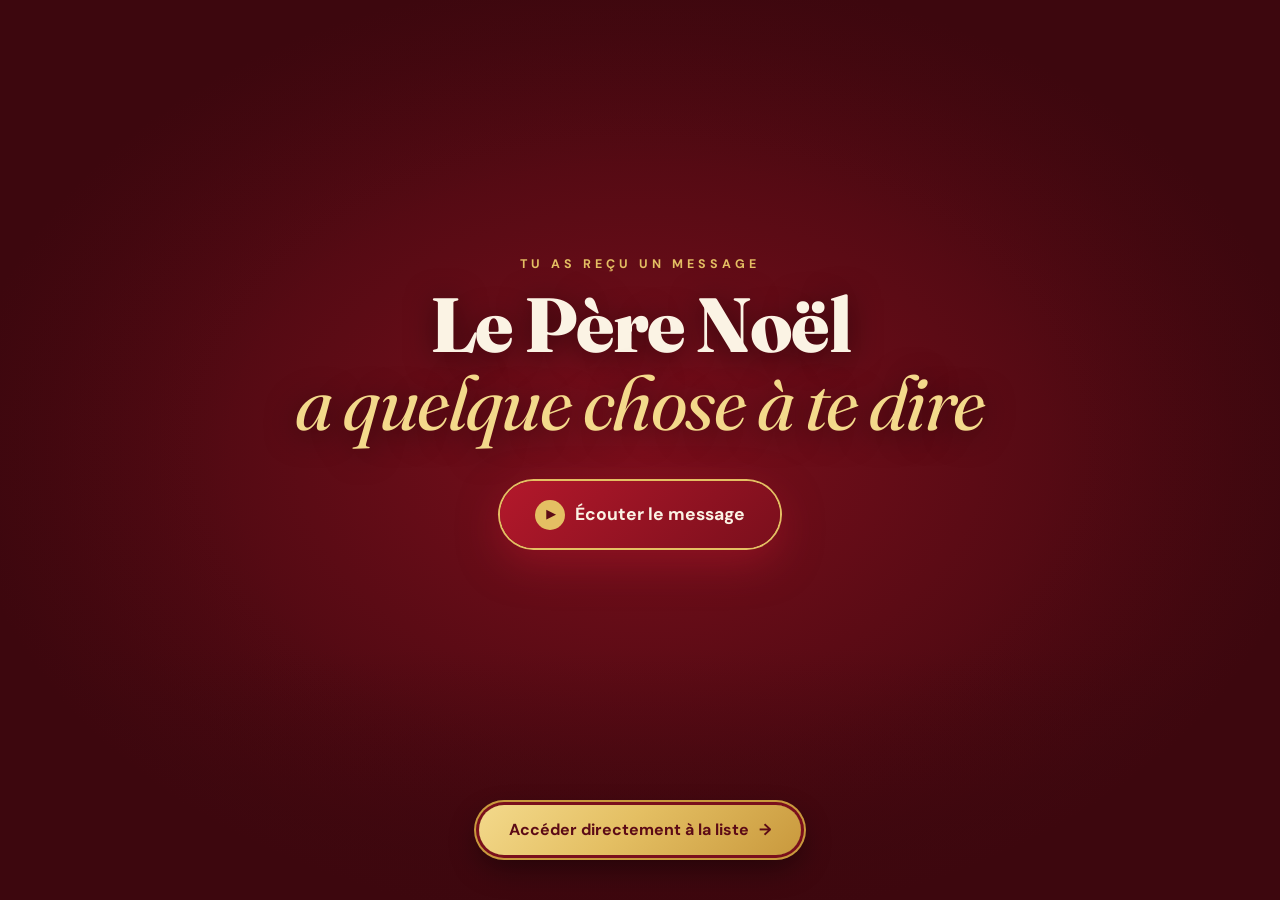
<file: index.html>
<!DOCTYPE html>
<html lang="fr">
<head>
  <meta charset="UTF-8" />
  <meta name="viewport" content="width=device-width, initial-scale=1.0" />
  <title>La liste de Noël d'Alex 🎄</title>
  <meta name="description" content="Un message du Père Noël… et la liste de Noël d'Alex." />
  <link rel="icon" href="data:image/svg+xml,<svg xmlns='http://www.w3.org/2000/svg' viewBox='0 0 100 100'><text y='.9em' font-size='90'>🎅</text></svg>" />
  <link rel="preconnect" href="https://fonts.googleapis.com" />
  <link rel="preconnect" href="https://fonts.gstatic.com" crossorigin />
  <link href="https://fonts.googleapis.com/css2?family=Fraunces:ital,opsz,wght@0,9..144,400;0,9..144,600;0,9..144,800;1,9..144,400&family=DM+Sans:wght@400;500;700&display=swap" rel="stylesheet" />
  <link rel="stylesheet" href="style.css" />
</head>
<body>

  <!-- ============ INTRO : MESSAGE DU PÈRE NOËL ============ -->
  <section id="intro" class="intro" aria-label="Message du Père Noël">
    <video id="santa-video" class="intro__video" playsinline preload="auto">
      <source src="assets/pere-noel.mp4" type="video/mp4" />
    </video>
    <div class="intro__vignette"></div>

    <!-- Écran de lancement (le son nécessite un clic) -->
    <div id="intro-start" class="intro__start">
      <p class="eyebrow">Tu as reçu un message</p>
      <h1 class="intro__title">Le Père Noël<br /><em>a quelque chose à te dire</em></h1>
      <button id="play-btn" class="btn btn--play" type="button">
        <span class="btn__icon" aria-hidden="true">▶</span>
        Écouter le message
      </button>
    </div>

    <!-- Contrôle du son pendant la lecture -->
    <button id="mute-btn" class="intro__mute" type="button" aria-label="Couper le son" hidden>🔊</button>

    <!-- Bouton toujours visible en bas -->
    <div class="intro__bottom">
      <button id="skip-btn" class="btn btn--gold" type="button">
        Accéder directement à la liste
        <span aria-hidden="true">→</span>
      </button>
    </div>
  </section>

  <!-- ============ LA LISTE ============ -->
  <main id="liste" class="liste" aria-label="La liste de Noël d'Alex" hidden>
    <canvas id="snow" class="snow" aria-hidden="true"></canvas>

    <header class="hero">
      <p class="eyebrow">Noël 2026</p>
      <h1 class="hero__title">La liste de Noël <em>d'Alex</em></h1>
      <div class="ornament" aria-hidden="true"><span></span>✦<span></span></div>
      <p class="hero__text">
        Merci d'être passé par ici ! Voici quelques idées qui me feraient plaisir 🎄
      </p>
      <button id="replay-btn" class="btn btn--ghost" type="button">🎅 Revoir le message du Père Noël</button>
    </header>

    <section class="grid" id="grid" aria-live="polite"></section>

    <footer class="footer">
      <p>Fait avec ❤️ par Alex · Joyeux Noël !</p>
    </footer>
  </main>

  <script src="cadeaux.js"></script>
  <script src="script.js"></script>
</body>
</html>
</file>
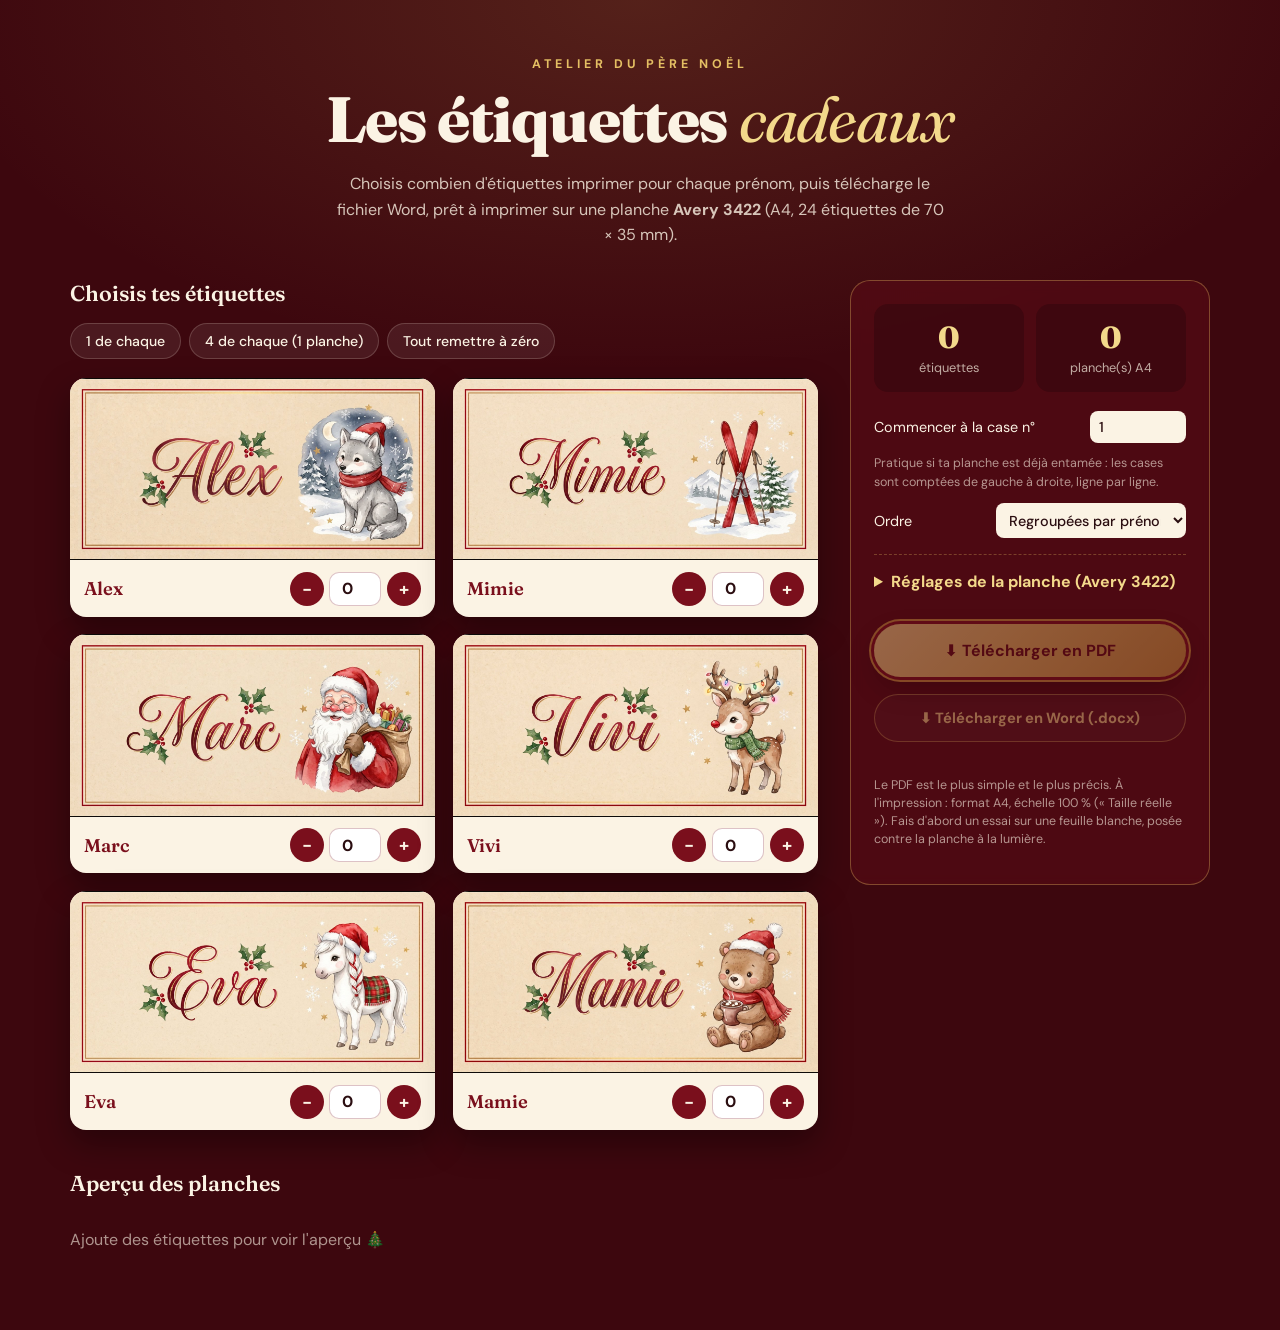
<file: etiquettes.html>
<!DOCTYPE html>
<html lang="fr">
<head>
  <meta charset="UTF-8" />
  <meta name="viewport" content="width=device-width, initial-scale=1.0" />
  <meta name="robots" content="noindex" />
  <title>Étiquettes de Noël 🎁</title>
  <link rel="icon" href="data:image/svg+xml,<svg xmlns='http://www.w3.org/2000/svg' viewBox='0 0 100 100'><text y='.9em' font-size='90'>🏷️</text></svg>" />
  <link rel="preconnect" href="https://fonts.googleapis.com" />
  <link rel="preconnect" href="https://fonts.gstatic.com" crossorigin />
  <link href="https://fonts.googleapis.com/css2?family=Fraunces:ital,opsz,wght@0,9..144,400;0,9..144,600;0,9..144,800;1,9..144,400&family=DM+Sans:wght@400;500;700&display=swap" rel="stylesheet" />
  <style>
    :root {
      --red-900: #3d070e; --red-800: #5c0b16; --red-700: #7a0f1c; --red-500: #b3182b;
      --gold-300: #f3d98b; --gold-400: #e4bf63; --gold-500: #c9993d; --gold-700: #8a6420;
      --cream: #fbf3e4; --ink: #2a0d10;
      --font-title: "Fraunces", Georgia, serif;
      --font-body: "DM Sans", system-ui, sans-serif;
    }
    * { box-sizing: border-box; }
    body {
      margin: 0; min-height: 100vh; font-family: var(--font-body); color: var(--cream);
      background:
        radial-gradient(ellipse 80% 40% at 50% 0%, rgba(228,191,99,.14), transparent 70%),
        var(--red-900);
      -webkit-font-smoothing: antialiased;
    }
    em { font-style: italic; font-weight: 400; color: var(--gold-300); }
    .wrap { max-width: 1180px; margin: 0 auto; padding: 0 1.25rem 4rem; }

    header { text-align: center; padding: 3.5rem 0 2rem; }
    .eyebrow { margin: 0 0 .8rem; font-size: .78rem; font-weight: 700; letter-spacing: .32em; text-transform: uppercase; color: var(--gold-400); }
    h1 { margin: 0; font: 800 clamp(2.2rem, 6vw, 4rem)/1.05 var(--font-title); letter-spacing: -.02em; }
    .intro { max-width: 56ch; margin: 1.2rem auto 0; line-height: 1.6; color: rgba(251,243,228,.8); }

    .layout { display: grid; grid-template-columns: 1fr 360px; gap: 2rem; align-items: start; }
    @media (max-width: 960px) { .layout { grid-template-columns: 1fr; } }

    h2 { margin: 0 0 1rem; font: 600 1.35rem var(--font-title); }

    /* Étiquettes */
    .labels { display: grid; grid-template-columns: repeat(auto-fill, minmax(240px, 1fr)); gap: 1.1rem; }
    .label {
      background: var(--cream); color: var(--ink); border-radius: 16px; overflow: hidden;
      box-shadow: 0 14px 32px rgba(0,0,0,.35); transition: box-shadow .25s, transform .25s;
    }
    .label.is-on { box-shadow: 0 0 0 3px var(--gold-400), 0 14px 32px rgba(0,0,0,.35); }
    .label img { display: block; width: 100%; aspect-ratio: 2 / 1; object-fit: cover; }
    .label__bar { display: flex; align-items: center; justify-content: space-between; padding: .7rem .9rem; }
    .label__name { font: 600 1.15rem var(--font-title); color: var(--red-700); }
    .stepper { display: flex; align-items: center; gap: .35rem; }
    .stepper button {
      width: 34px; height: 34px; border: 0; border-radius: 50%; cursor: pointer;
      font: 700 1.1rem var(--font-body); color: var(--cream); background: var(--red-700);
      transition: background .2s, transform .15s;
    }
    .stepper button:hover { background: var(--red-500); }
    .stepper button:active { transform: scale(.92); }
    .stepper input {
      width: 52px; height: 34px; text-align: center; border: 1px solid rgba(122,15,28,.25); border-radius: 10px;
      font: 700 1rem var(--font-body); color: var(--ink); background: #fff;
    }

    .quick { display: flex; flex-wrap: wrap; gap: .5rem; margin: 0 0 1.2rem; }
    .chip {
      padding: .55rem 1rem; border: 0; border-radius: 999px; cursor: pointer; font: 500 .88rem var(--font-body);
      color: var(--cream); background: rgba(255,255,255,.07); box-shadow: inset 0 0 0 1px rgba(251,243,228,.18);
    }
    .chip:hover { background: rgba(255,255,255,.14); }

    /* Panneau */
    .panel {
      position: sticky; top: 1.25rem; padding: 1.5rem; border-radius: 20px;
      background: rgba(92,11,22,.55); box-shadow: inset 0 0 0 1px rgba(228,191,99,.35); backdrop-filter: blur(6px);
    }
    .stats { display: grid; grid-template-columns: 1fr 1fr; gap: .8rem; margin-bottom: 1.2rem; }
    .stat { padding: .9rem; border-radius: 14px; background: rgba(0,0,0,.2); text-align: center; }
    .stat b { display: block; font: 800 1.9rem var(--font-title); color: var(--gold-300); }
    .stat span { font-size: .8rem; color: rgba(251,243,228,.7); }

    .field { display: flex; align-items: center; justify-content: space-between; gap: 1rem; margin: .7rem 0; font-size: .9rem; }
    .field input, .field select {
      width: 96px; padding: .45rem .55rem; border: 0; border-radius: 8px; font: 500 .9rem var(--font-body);
      color: var(--ink); background: var(--cream);
    }
    .field select { width: 190px; }
    .hint { margin: .2rem 0 .8rem; font-size: .78rem; line-height: 1.45; color: rgba(251,243,228,.6); }

    details { margin: 1rem 0; padding-top: 1rem; border-top: 1px dashed rgba(228,191,99,.3); }
    summary { cursor: pointer; font-weight: 700; color: var(--gold-300); }

    .btn-gold {
      width: 100%; margin-top: 1rem; padding: 1rem 1.2rem; border: 0; border-radius: 999px; cursor: pointer;
      font: 700 1rem var(--font-body); color: var(--red-800);
      background: linear-gradient(135deg, var(--gold-300), var(--gold-400) 45%, var(--gold-500));
      box-shadow: 0 0 0 3px var(--red-700), 0 0 0 5px var(--gold-500), 0 12px 30px rgba(0,0,0,.4);
      transition: transform .2s, opacity .2s;
    }
    .btn-gold:hover:not(:disabled) { transform: translateY(-2px); }
    .btn-gold:disabled { opacity: .45; cursor: not-allowed; }
    .btn-ghost {
      width: 100%; margin-top: 1.1rem; padding: .85rem 1.2rem; border: 0; border-radius: 999px; cursor: pointer;
      font: 700 .92rem var(--font-body); color: var(--gold-300); background: rgba(255,255,255,.05);
      box-shadow: inset 0 0 0 1px rgba(228,191,99,.5);
    }
    .btn-ghost:hover:not(:disabled) { background: rgba(228,191,99,.12); }
    .btn-ghost:disabled { opacity: .45; cursor: not-allowed; }
    .status { min-height: 1.2em; margin: .9rem 0 0; font-size: .85rem; text-align: center; color: var(--gold-300); }

    /* Aperçu des planches */
    .preview-title { margin-top: 2.5rem; }
    .sheets { display: flex; flex-wrap: wrap; gap: 1.2rem; }
    .sheet {
      position: relative; width: 210px; aspect-ratio: 210 / 297; background: #fff; border-radius: 4px;
      box-shadow: 0 10px 26px rgba(0,0,0,.4); overflow: hidden;
    }
    .sheet__slot { position: absolute; }
    .sheet__slot.is-empty { outline: 1px dashed rgba(122,15,28,.18); outline-offset: -1px; }
    .sheet__slot img { width: 100%; height: 100%; object-fit: cover; display: block; }
    .sheet__num { margin: .4rem 0 0; text-align: center; font-size: .8rem; color: rgba(251,243,228,.65); }
    .empty { color: rgba(251,243,228,.6); }
  </style>
</head>
<body>
  <div class="wrap">
    <header>
      <p class="eyebrow">Atelier du Père Noël</p>
      <h1>Les étiquettes <em>cadeaux</em></h1>
      <p class="intro">Choisis combien d'étiquettes imprimer pour chaque prénom, puis télécharge le fichier Word, prêt à imprimer sur une planche <strong>Avery 3422</strong> (A4, 24 étiquettes de 70 × 35 mm).</p>
    </header>

    <div class="layout">
      <section>
        <h2>Choisis tes étiquettes</h2>
        <div class="quick">
          <button class="chip" data-quick="one">1 de chaque</button>
          <button class="chip" data-quick="four">4 de chaque (1 planche)</button>
          <button class="chip" data-quick="reset">Tout remettre à zéro</button>
        </div>
        <div class="labels" id="labels"></div>

        <h2 class="preview-title">Aperçu des planches</h2>
        <div class="sheets" id="sheets"></div>
      </section>

      <aside class="panel">
        <div class="stats">
          <div class="stat"><b id="total">0</b><span>étiquettes</span></div>
          <div class="stat"><b id="pages">0</b><span>planche(s) A4</span></div>
        </div>

        <div class="field">
          <label for="start">Commencer à la case n°</label>
          <input id="start" type="number" min="1" value="1" />
        </div>
        <p class="hint">Pratique si ta planche est déjà entamée : les cases sont comptées de gauche à droite, ligne par ligne.</p>

        <div class="field">
          <label for="order">Ordre</label>
          <select id="order">
            <option value="group">Regroupées par prénom</option>
            <option value="mix">Alternées</option>
          </select>
        </div>

        <details>
          <summary>Réglages de la planche (Avery 3422)</summary>
          <div class="field"><label for="cols">Colonnes</label><input id="cols" type="number" min="1" value="3" /></div>
          <div class="field"><label for="rows">Lignes</label><input id="rows" type="number" min="1" value="8" /></div>
          <div class="field"><label for="mt">Marge haut (mm)</label><input id="mt" type="number" step="0.1" min="0" value="8.5" /></div>
          <div class="field"><label for="ml">Marge gauche (mm)</label><input id="ml" type="number" step="0.1" min="0" value="0" /></div>
          <div class="field"><label for="gx">Espace horizontal (mm)</label><input id="gx" type="number" step="0.1" min="0" value="0" /></div>
          <div class="field"><label for="gy">Espace vertical (mm)</label><input id="gy" type="number" step="0.1" min="0" value="0" /></div>
          <p class="hint">Réglé pour le modèle <strong>Avery 3422</strong> : 3 colonnes × 8 lignes, étiquettes bord à bord, 8,5 mm de marge en haut et en bas. Ne touche à ces valeurs que si l'impression est décalée.</p>
          <button type="button" class="chip" id="reset-avery" style="margin-top:.4rem">↺ Revenir au réglage Avery 3422</button>
        </details>

        <button class="btn-gold" id="download-pdf" disabled>⬇ Télécharger en PDF</button>
        <button class="btn-ghost" id="download" disabled>⬇ Télécharger en Word (.docx)</button>
        <p class="status" id="status"></p>
        <p class="hint">Le PDF est le plus simple et le plus précis. À l'impression : format A4, échelle 100 % (« Taille réelle »). Fais d'abord un essai sur une feuille blanche, posée contre la planche à la lumière.</p>
      </aside>
    </div>
  </div>

  <script src="js/docx.iife.js"></script>
  <script src="js/jspdf.umd.min.js"></script>
  <script>
    const ETIQUETTES = [
      { nom: "Alex",  image: "assets/etiquettes/alex.jpg" },
      { nom: "Mimie", image: "assets/etiquettes/mimie.jpg" },
      { nom: "Marc",  image: "assets/etiquettes/marc.jpg" },
      { nom: "Vivi",  image: "assets/etiquettes/vivi.jpg" },
      { nom: "Eva",   image: "assets/etiquettes/eva.jpg" },
      { nom: "Mamie", image: "assets/etiquettes/mamie.jpg" },
    ];
    const LABEL_W = 70, LABEL_H = 35, PAGE_W = 210, PAGE_H = 297; // mm

    const qty = Object.fromEntries(ETIQUETTES.map((e) => [e.nom, 0]));
    const $ = (id) => document.getElementById(id);
    const num = (id, def = 0) => { const v = parseFloat($(id).value); return isNaN(v) ? def : v; };

    function settings() {
      return {
        cols: Math.max(1, Math.round(num("cols", 3))),
        rows: Math.max(1, Math.round(num("rows", 8))),
        mt: num("mt"), ml: num("ml"), gx: num("gx"), gy: num("gy"),
        start: Math.max(1, Math.round(num("start", 1))),
        order: $("order").value,
      };
    }

    /* ---------- Cartes de sélection ---------- */
    const labelsEl = $("labels");
    labelsEl.innerHTML = ETIQUETTES.map((e) => `
      <article class="label" data-nom="${e.nom}">
        <img src="${e.image}" alt="Étiquette ${e.nom}" />
        <div class="label__bar">
          <span class="label__name">${e.nom}</span>
          <div class="stepper">
            <button type="button" data-step="-1" aria-label="Retirer une étiquette ${e.nom}">−</button>
            <input type="number" min="0" value="0" aria-label="Nombre d'étiquettes ${e.nom}" />
            <button type="button" data-step="1" aria-label="Ajouter une étiquette ${e.nom}">+</button>
          </div>
        </div>
      </article>`).join("");

    labelsEl.addEventListener("click", (ev) => {
      const b = ev.target.closest("[data-step]"); if (!b) return;
      const card = b.closest(".label"), nom = card.dataset.nom;
      qty[nom] = Math.max(0, qty[nom] + Number(b.dataset.step));
      update();
    });
    labelsEl.addEventListener("input", (ev) => {
      if (ev.target.tagName !== "INPUT") return;
      const nom = ev.target.closest(".label").dataset.nom;
      qty[nom] = Math.max(0, Math.round(Number(ev.target.value) || 0));
      update(false);
    });
    document.querySelector(".quick").addEventListener("click", (ev) => {
      const q = ev.target.closest("[data-quick]")?.dataset.quick; if (!q) return;
      const n = { one: 1, four: 4, reset: 0 }[q];
      ETIQUETTES.forEach((e) => (qty[e.nom] = n));
      update();
    });
    ["start", "order", "cols", "rows", "mt", "ml", "gx", "gy"].forEach((id) => $(id).addEventListener("input", () => update()));

    /* ---------- Placement ---------- */
    function sequence(order) {
      if (order === "group") return ETIQUETTES.flatMap((e) => Array(qty[e.nom]).fill(e));
      const left = { ...qty }, out = [];
      let added = true;
      while (added) {
        added = false;
        for (const e of ETIQUETTES) if (left[e.nom] > 0) { out.push(e); left[e.nom]--; added = true; }
      }
      return out;
    }

    function buildSheets() {
      const s = settings(), perSheet = s.cols * s.rows;
      const offset = (s.start - 1) % perSheet;
      const slots = [...Array(offset).fill(null), ...sequence(s.order)];
      const sheets = [];
      for (let i = 0; i < slots.length; i += perSheet) {
        const page = slots.slice(i, i + perSheet);
        while (page.length < perSheet) page.push(null);
        sheets.push(page);
      }
      return { s, sheets, total: slots.length - offset };
    }

    /* ---------- Mise à jour + aperçu ---------- */
    function update(syncInputs = true) {
      labelsEl.querySelectorAll(".label").forEach((card) => {
        const n = qty[card.dataset.nom];
        if (syncInputs) card.querySelector("input").value = n;
        card.classList.toggle("is-on", n > 0);
      });
      const { s, sheets, total } = buildSheets();
      $("total").textContent = total;
      $("pages").textContent = total ? sheets.length : 0;
      $("download").disabled = total === 0;
      $("download-pdf").disabled = total === 0;

      const pct = (mm, ref) => (mm / ref) * 100 + "%";
      $("sheets").innerHTML = total
        ? sheets.map((page, p) => `
          <div>
            <div class="sheet">
              ${page.map((e, i) => {
                const c = i % s.cols, r = Math.floor(i / s.cols);
                const x = s.ml + c * (LABEL_W + s.gx), y = s.mt + r * (LABEL_H + s.gy);
                return `<div class="sheet__slot${e ? "" : " is-empty"}" style="left:${pct(x, PAGE_W)};top:${pct(y, PAGE_H)};width:${pct(LABEL_W, PAGE_W)};height:${pct(LABEL_H, PAGE_H)}">${e ? `<img src="${e.image}" alt="">` : ""}</div>`;
              }).join("")}
            </div>
            <p class="sheet__num">Planche ${p + 1}</p>
          </div>`).join("")
        : `<p class="empty">Ajoute des étiquettes pour voir l'aperçu 🎄</p>`;
    }
    update();

    /* ---------- Génération du Word ---------- */
    const mmToTwip = (mm) => Math.round(mm * 1440 / 25.4);
    const mmToPx = (mm) => (mm * 96) / 25.4;

    async function loadImages() {
      const out = {};
      await Promise.all(ETIQUETTES.map(async (e) => {
        const res = await fetch(e.image);
        out[e.nom] = new Uint8Array(await res.arrayBuffer());
      }));
      return out;
    }

    async function generate() {
      const btn = $("download"), status = $("status");
      btn.disabled = true; status.textContent = "Préparation du fichier…";
      try {
        const D = window.docx;
        const { s, sheets } = buildSheets();
        const images = await loadImages();
        const none = { style: D.BorderStyle.NONE, size: 0, color: "FFFFFF" };
        const noBorders = { top: none, bottom: none, left: none, right: none, insideHorizontal: none, insideVertical: none };
        const zero = { top: 0, bottom: 0, left: 0, right: 0 };
        const tight = { before: 0, after: 0, line: 240, lineRule: D.LineRuleType.AUTO };

        // Colonnes : étiquette / espace / étiquette / …
        const colWidths = [];
        for (let c = 0; c < s.cols; c++) {
          colWidths.push(mmToTwip(LABEL_W));
          if (s.gx > 0 && c < s.cols - 1) colWidths.push(mmToTwip(s.gx));
        }
        const emptyCell = (w) => new D.TableCell({
          width: { size: w, type: D.WidthType.DXA }, margins: zero, borders: noBorders,
          children: [new D.Paragraph({ spacing: tight, children: [new D.TextRun({ text: "", size: 2 })] })],
        });

        // L'image remplit exactement la case (images rognées au format 2:1)
        const imgW = mmToPx(LABEL_W), imgH = mmToPx(LABEL_H);

        const sections = sheets.map((page) => {
          const rows = [];
          for (let r = 0; r < s.rows; r++) {
            const cells = [];
            for (let c = 0; c < s.cols; c++) {
              const e = page[r * s.cols + c];
              cells.push(new D.TableCell({
                width: { size: mmToTwip(LABEL_W), type: D.WidthType.DXA },
                margins: zero, borders: noBorders, verticalAlign: D.VerticalAlign.CENTER,
                children: [new D.Paragraph({
                  alignment: D.AlignmentType.CENTER, spacing: tight,
                  children: e
                    ? [new D.ImageRun({ type: "jpg", data: images[e.nom], transformation: { width: imgW, height: imgH } })]
                    : [new D.TextRun({ text: "", size: 2 })],
                })],
              }));
              if (s.gx > 0 && c < s.cols - 1) cells.push(emptyCell(mmToTwip(s.gx)));
            }
            rows.push(new D.TableRow({ cantSplit: true, height: { value: mmToTwip(LABEL_H), rule: D.HeightRule.EXACT }, children: cells }));
            if (s.gy > 0 && r < s.rows - 1) {
              rows.push(new D.TableRow({ height: { value: mmToTwip(s.gy), rule: D.HeightRule.EXACT }, children: colWidths.map(emptyCell) }));
            }
          }
          return {
            properties: {
              page: {
                size: { width: mmToTwip(PAGE_W), height: mmToTwip(PAGE_H) },
                margin: { top: mmToTwip(s.mt), left: mmToTwip(s.ml), right: 0, bottom: 0, header: 0, footer: 0, gutter: 0 },
              },
            },
            children: [
              new D.Table({
                width: { size: colWidths.reduce((a, b) => a + b, 0), type: D.WidthType.DXA },
                columnWidths: colWidths, layout: D.TableLayoutType.FIXED, borders: noBorders,
                margins: { top: 0, bottom: 0, left: 0, right: 0 },
                rows,
              }),
              new D.Paragraph({ spacing: { before: 0, after: 0, line: 20, lineRule: D.LineRuleType.EXACT }, children: [new D.TextRun({ text: "", size: 2 })] }),
            ],
          };
        });

        const doc = new D.Document({ creator: "Alex", title: "Étiquettes de Noël", sections });
        const blob = await D.Packer.toBlob(doc);
        const a = document.createElement("a");
        a.href = URL.createObjectURL(blob);
        a.download = "etiquettes-noel.docx";
        document.body.appendChild(a); a.click(); a.remove();
        setTimeout(() => URL.revokeObjectURL(a.href), 2000);
        status.textContent = "C'est prêt ! 🎁 Le fichier est téléchargé.";
      } catch (err) {
        console.error(err);
        status.textContent = "Oups, une erreur est survenue. Réessaie.";
      } finally {
        btn.disabled = false;
      }
    }
    $("download").addEventListener("click", generate);

    /* ---------- Génération du PDF ---------- */
    async function generatePdf() {
      const btn = $("download-pdf"), status = $("status");
      btn.disabled = true; status.textContent = "Préparation du PDF…";
      try {
        const { s, sheets } = buildSheets();
        const urls = {};
        await Promise.all(ETIQUETTES.map(async (e) => {
          const blob = await (await fetch(e.image)).blob();
          urls[e.nom] = await new Promise((ok) => { const r = new FileReader(); r.onload = () => ok(r.result); r.readAsDataURL(blob); });
        }));
        const pdf = new window.jspdf.jsPDF({ unit: "mm", format: "a4", orientation: "portrait", compress: true });
        pdf.setProperties({ title: "Étiquettes de Noël", creator: "Alex" });
        sheets.forEach((page, p) => {
          if (p > 0) pdf.addPage("a4", "portrait");
          page.forEach((e, i) => {
            if (!e) return;
            const c = i % s.cols, r = Math.floor(i / s.cols);
            const x = s.ml + c * (LABEL_W + s.gx), y = s.mt + r * (LABEL_H + s.gy);
            pdf.addImage(urls[e.nom], "JPEG", x, y, LABEL_W, LABEL_H, e.nom, "FAST");
          });
        });
        pdf.save("etiquettes-noel.pdf");
        status.textContent = "C'est prêt ! 🎁 Le PDF est téléchargé.";
      } catch (err) {
        console.error(err);
        status.textContent = "Oups, une erreur est survenue. Réessaie.";
      } finally {
        btn.disabled = false;
      }
    }
    $("download-pdf").addEventListener("click", generatePdf);
    $("reset-avery").addEventListener("click", () => {
      Object.entries({ cols: 3, rows: 8, mt: 8.5, ml: 0, gx: 0, gy: 0 }).forEach(([k, v]) => ($(k).value = v));
      update();
    });
  </script>
</body>
</html>
</file>
<file: style.css>
/* =========================================================
   Liste de Noël d'Alex — styles
   ========================================================= */

:root {
  --red-900: #3d070e;
  --red-800: #5c0b16;
  --red-700: #7a0f1c;
  --red-500: #b3182b;
  --gold-300: #f3d98b;
  --gold-400: #e4bf63;
  --gold-500: #c9993d;
  --gold-700: #8a6420;
  --cream: #fbf3e4;
  --pine: #173326;
  --ink: #2a0d10;

  --font-title: "Fraunces", Georgia, serif;
  --font-body: "DM Sans", system-ui, sans-serif;
  --radius: 18px;
}

*,
*::before,
*::after { box-sizing: border-box; }

html, body { margin: 0; }

body {
  font-family: var(--font-body);
  color: var(--cream);
  background: var(--red-900);
  -webkit-font-smoothing: antialiased;
}

[hidden] { display: none !important; }

em { font-style: italic; font-weight: 400; color: var(--gold-300); }

.eyebrow {
  margin: 0 0 .9rem;
  font-size: .78rem;
  font-weight: 700;
  letter-spacing: .32em;
  text-transform: uppercase;
  color: var(--gold-400);
}

/* ---------- Boutons ---------- */

.btn {
  display: inline-flex;
  align-items: center;
  gap: .6rem;
  border: 0;
  cursor: pointer;
  font: 700 1rem/1 var(--font-body);
  text-decoration: none;
  border-radius: 999px;
  transition: transform .25s ease, box-shadow .25s ease, background .25s ease;
}
.btn:focus-visible { outline: 3px solid var(--gold-300); outline-offset: 4px; }

/* Bouton doré sur liseré rouge */
.btn--gold {
  padding: 1.05rem 1.9rem;
  color: var(--red-800);
  background: linear-gradient(135deg, var(--gold-300) 0%, var(--gold-400) 45%, var(--gold-500) 100%);
  box-shadow:
    0 0 0 3px var(--red-700),
    0 0 0 5px var(--gold-500),
    0 12px 30px rgba(0, 0, 0, .45);
}
.btn--gold:hover {
  transform: translateY(-2px);
  box-shadow:
    0 0 0 3px var(--red-700),
    0 0 0 5px var(--gold-300),
    0 16px 40px rgba(201, 153, 61, .45);
}
.btn--gold span { transition: transform .25s ease; }
.btn--gold:hover span { transform: translateX(4px); }

.btn--play {
  padding: 1.15rem 2.2rem;
  font-size: 1.1rem;
  color: var(--cream);
  background: linear-gradient(135deg, var(--red-500), var(--red-700));
  box-shadow: 0 0 0 2px var(--gold-400), 0 14px 40px rgba(179, 24, 43, .5);
  animation: pulse 2.4s ease-in-out infinite;
}
.btn--play:hover { transform: scale(1.04); }
.btn__icon {
  display: grid;
  place-items: center;
  width: 1.9rem;
  height: 1.9rem;
  font-size: .8rem;
  border-radius: 50%;
  background: var(--gold-400);
  color: var(--red-800);
  padding-left: 2px;
}

.btn--ghost {
  padding: .8rem 1.4rem;
  font-size: .9rem;
  color: var(--gold-300);
  background: rgba(255, 255, 255, .04);
  box-shadow: inset 0 0 0 1px rgba(228, 191, 99, .45);
}
.btn--ghost:hover { background: rgba(228, 191, 99, .12); }

.btn--small {
  flex-shrink: 0;
  white-space: nowrap;
  padding: .6rem 1rem;
  font-size: .82rem;
  color: var(--red-800);
  background: var(--gold-400);
}
.btn--small:hover { background: var(--gold-300); transform: translateY(-1px); }

@keyframes pulse {
  0%, 100% { box-shadow: 0 0 0 2px var(--gold-400), 0 14px 40px rgba(179, 24, 43, .5); }
  50% { box-shadow: 0 0 0 2px var(--gold-400), 0 0 0 12px rgba(228, 191, 99, .12), 0 14px 40px rgba(179, 24, 43, .6); }
}

/* ---------- Intro ---------- */

.intro {
  position: fixed;
  inset: 0;
  z-index: 10;
  overflow: hidden;
  background: radial-gradient(ellipse at center, var(--red-700), var(--red-900) 75%);
  transition: opacity .7s ease;
}
.intro.is-leaving { opacity: 0; }

.intro__video {
  position: absolute;
  inset: 0;
  width: 100%;
  height: 100%;
  object-fit: cover;
  filter: blur(14px) brightness(.55) saturate(1.1);
  transform: scale(1.08);
  transition: filter 1s ease, transform 1s ease;
}
.intro.is-playing .intro__video {
  filter: none;
  transform: scale(1);
}

.intro__vignette {
  position: absolute;
  inset: 0;
  pointer-events: none;
  background:
    radial-gradient(ellipse at center, transparent 45%, rgba(61, 7, 14, .65) 100%),
    linear-gradient(to top, rgba(61, 7, 14, .85) 0%, transparent 28%);
}

.intro__start {
  position: absolute;
  inset: 0;
  display: flex;
  flex-direction: column;
  align-items: center;
  justify-content: center;
  padding: 2rem 1.5rem 8rem;
  text-align: center;
  transition: opacity .6s ease, transform .6s ease;
}
.intro__start.is-hidden { opacity: 0; transform: scale(.96); pointer-events: none; }

.intro__title {
  margin: 0 0 2.4rem;
  font: 800 clamp(2.4rem, 6.5vw, 4.8rem)/1.02 var(--font-title);
  letter-spacing: -.02em;
  text-shadow: 0 4px 30px rgba(0, 0, 0, .5);
}

.intro__mute {
  position: absolute;
  top: 1.2rem;
  right: 1.2rem;
  width: 48px;
  height: 48px;
  border: 0;
  border-radius: 50%;
  cursor: pointer;
  font-size: 1.2rem;
  background: rgba(61, 7, 14, .6);
  box-shadow: inset 0 0 0 1px rgba(228, 191, 99, .5);
  backdrop-filter: blur(6px);
}

.intro__bottom {
  position: absolute;
  left: 0;
  right: 0;
  bottom: clamp(1.5rem, 5vh, 3rem);
  display: flex;
  justify-content: center;
  padding: 0 1rem;
}

/* ---------- Liste ---------- */

.liste {
  position: relative;
  min-height: 100vh;
  padding: 0 1.25rem 3rem;
  background:
    radial-gradient(ellipse 80% 50% at 50% 0%, rgba(228, 191, 99, .14), transparent 70%),
    radial-gradient(ellipse at 50% 120%, var(--red-800), transparent 60%),
    var(--red-900);
  opacity: 0;
  transition: opacity .8s ease;
}
.liste.is-visible { opacity: 1; }

.snow {
  position: fixed;
  inset: 0;
  pointer-events: none;
  z-index: 0;
}

.hero,
.grid,
.footer { position: relative; z-index: 1; }

.hero {
  max-width: 720px;
  margin: 0 auto;
  padding: clamp(4rem, 12vh, 7rem) 0 3rem;
  text-align: center;
}
.hero__title {
  margin: 0;
  font: 800 clamp(2.6rem, 7vw, 5rem)/1 var(--font-title);
  letter-spacing: -.025em;
}
.ornament {
  display: flex;
  align-items: center;
  justify-content: center;
  gap: .9rem;
  margin: 1.6rem 0;
  color: var(--gold-400);
}
.ornament span {
  width: 70px;
  height: 1px;
  background: linear-gradient(90deg, transparent, var(--gold-500), transparent);
}
.hero__text {
  margin: 0 auto 1.8rem;
  max-width: 52ch;
  font-size: 1.08rem;
  line-height: 1.65;
  color: rgba(251, 243, 228, .82);
}

/* Grille */
.grid {
  display: grid;
  grid-template-columns: repeat(auto-fill, minmax(260px, 1fr));
  gap: 1.5rem;
  max-width: 1180px;
  margin: 0 auto;
}

.card {
  display: flex;
  flex-direction: column;
  overflow: hidden;
  color: var(--ink);
  background: var(--cream);
  border-radius: var(--radius);
  box-shadow: 0 18px 40px rgba(0, 0, 0, .35);
  animation: rise .6s cubic-bezier(.2, .7, .2, 1) both;
  animation-delay: calc(var(--i) * 70ms);
  transition: transform .3s ease, box-shadow .3s ease;
}
.card:hover {
  transform: translateY(-6px);
  box-shadow: 0 26px 50px rgba(0, 0, 0, .45);
}
.card--top { box-shadow: 0 0 0 2px var(--gold-400), 0 18px 40px rgba(0, 0, 0, .35); }
.card--top:hover { box-shadow: 0 0 0 2px var(--gold-300), 0 26px 50px rgba(0, 0, 0, .45); }

@keyframes rise {
  from { opacity: 0; transform: translateY(24px); }
  to { opacity: 1; transform: none; }
}

.card__media {
  position: relative;
  aspect-ratio: 4 / 3;
  overflow: hidden;
  background: #fff;
}
.card__media img {
  position: absolute;
  inset: 0;
  width: 100%;
  height: 100%;
  object-fit: contain;
  padding: 1rem;
}
.card__placeholder {
  display: grid;
  place-items: center;
  width: 100%;
  height: 100%;
  font-size: 4rem;
  background:
    repeating-linear-gradient(45deg, transparent 0 18px, rgba(255, 255, 255, .06) 18px 36px),
    linear-gradient(135deg, var(--red-500), var(--red-700));
}
.card__badge {
  position: absolute;
  top: .8rem;
  left: .8rem;
  padding: .35rem .7rem;
  font-size: .72rem;
  font-weight: 700;
  border-radius: 999px;
  color: var(--gold-300);
  background: rgba(61, 7, 14, .85);
  backdrop-filter: blur(4px);
}

.card__body {
  display: flex;
  flex-direction: column;
  flex: 1;
  padding: 1.2rem 1.3rem 1.3rem;
}
.card__title {
  margin: 0 0 .5rem;
  font: 600 1.3rem/1.2 var(--font-title);
}
.card__desc {
  margin: 0 0 1rem;
  font-size: .92rem;
  line-height: 1.5;
  color: rgba(42, 13, 16, .7);
}
.card__footer {
  display: flex;
  align-items: center;
  justify-content: space-between;
  gap: .8rem;
  margin-top: auto;
  padding-top: 1rem;
  border-top: 1px dashed rgba(122, 15, 28, .2);
}
.card__pricing {
  display: flex;
  align-items: baseline;
  flex-wrap: wrap;
  gap: .5rem;
}
.card__old {
  font-size: .95rem;
  color: rgba(42, 13, 16, .45);
}
.card__price {
  font: 800 1.35rem var(--font-title);
  color: var(--red-700);
}
.card__price--text { font-size: 1.1rem; }
.card__note {
  margin: .7rem 0 0;
  padding: .55rem .75rem;
  font-size: .8rem;
  line-height: 1.4;
  border-radius: 10px;
  color: var(--gold-700);
  background: rgba(228, 191, 99, .18);
}

.empty {
  grid-column: 1 / -1;
  text-align: center;
  color: rgba(251, 243, 228, .7);
}

.footer {
  margin-top: 4rem;
  text-align: center;
  font-size: .9rem;
  color: rgba(251, 243, 228, .55);
}

/* ---------- Mobile ---------- */
@media (max-width: 520px) {
  .btn--gold { padding: .95rem 1.4rem; font-size: .95rem; }
  .grid { grid-template-columns: 1fr; }
}

@media (prefers-reduced-motion: reduce) {
  *, *::before, *::after { animation: none !important; transition: none !important; }
}
</file>
